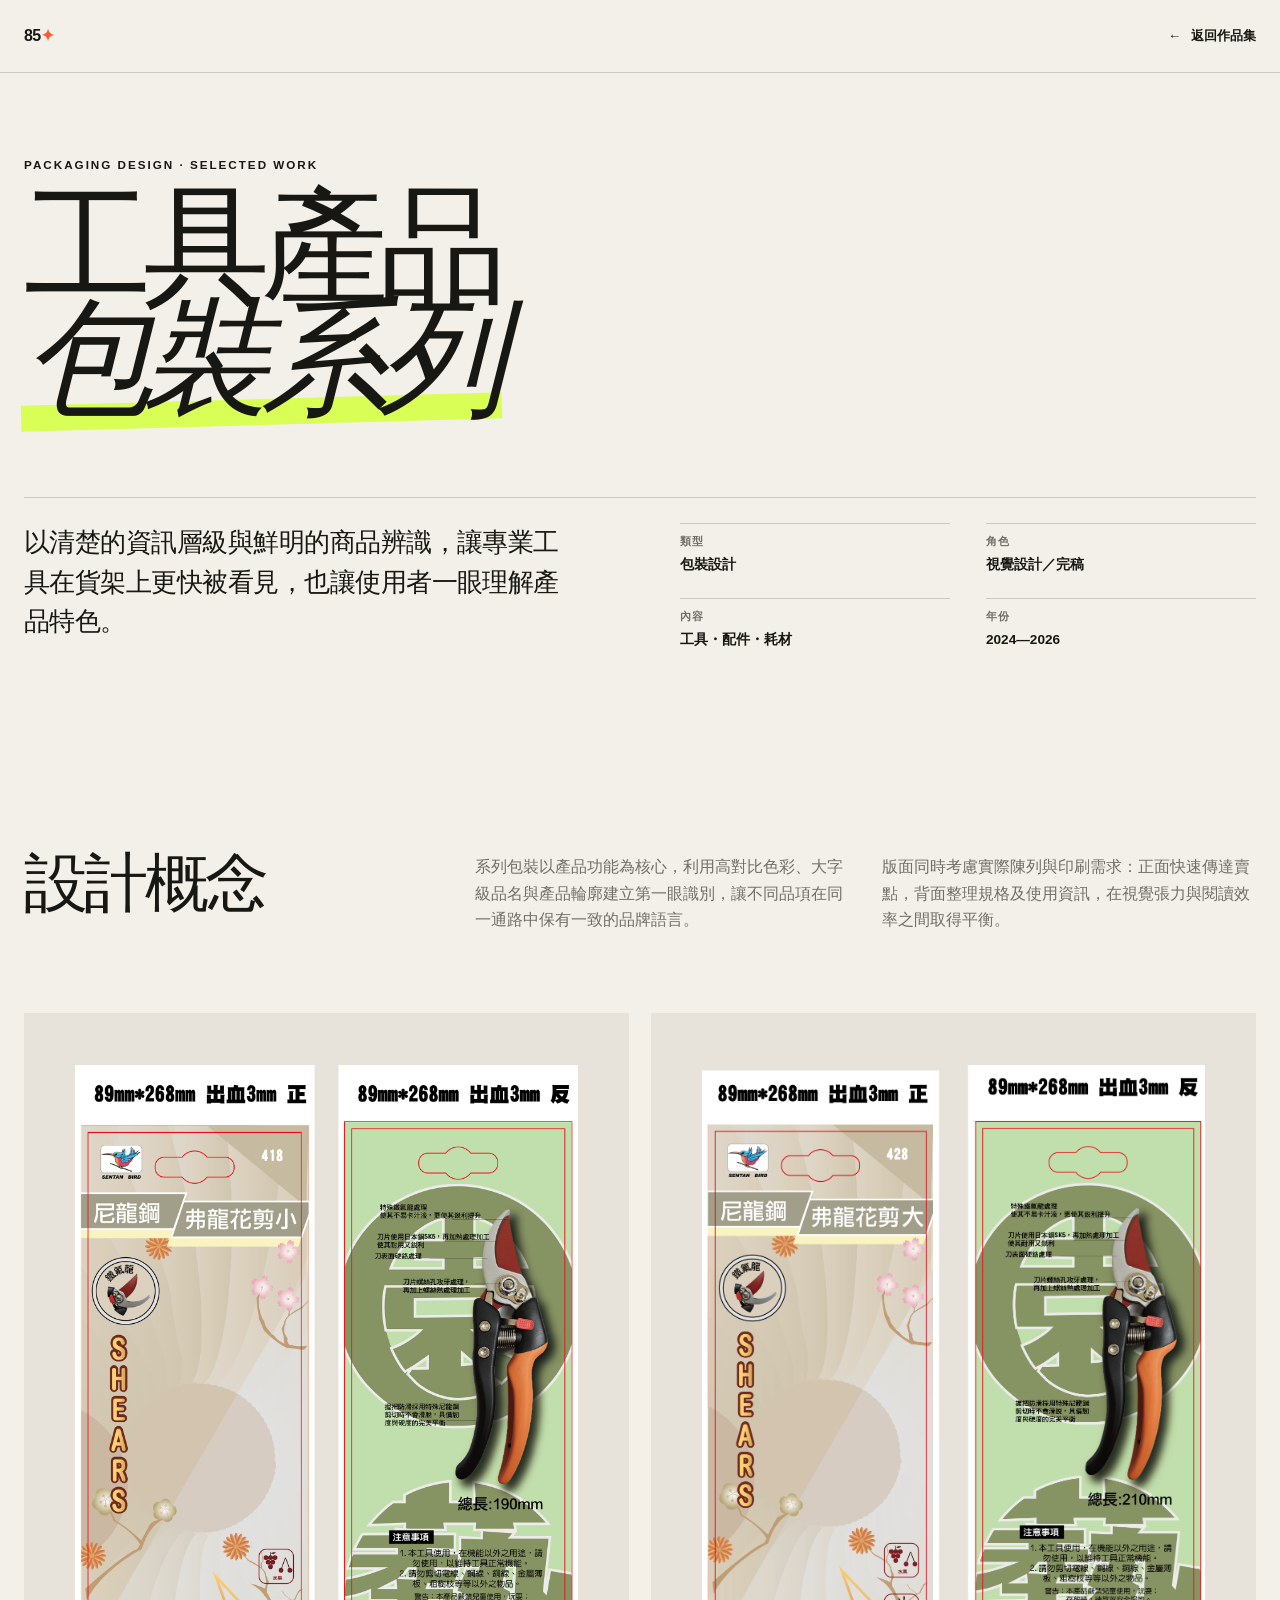
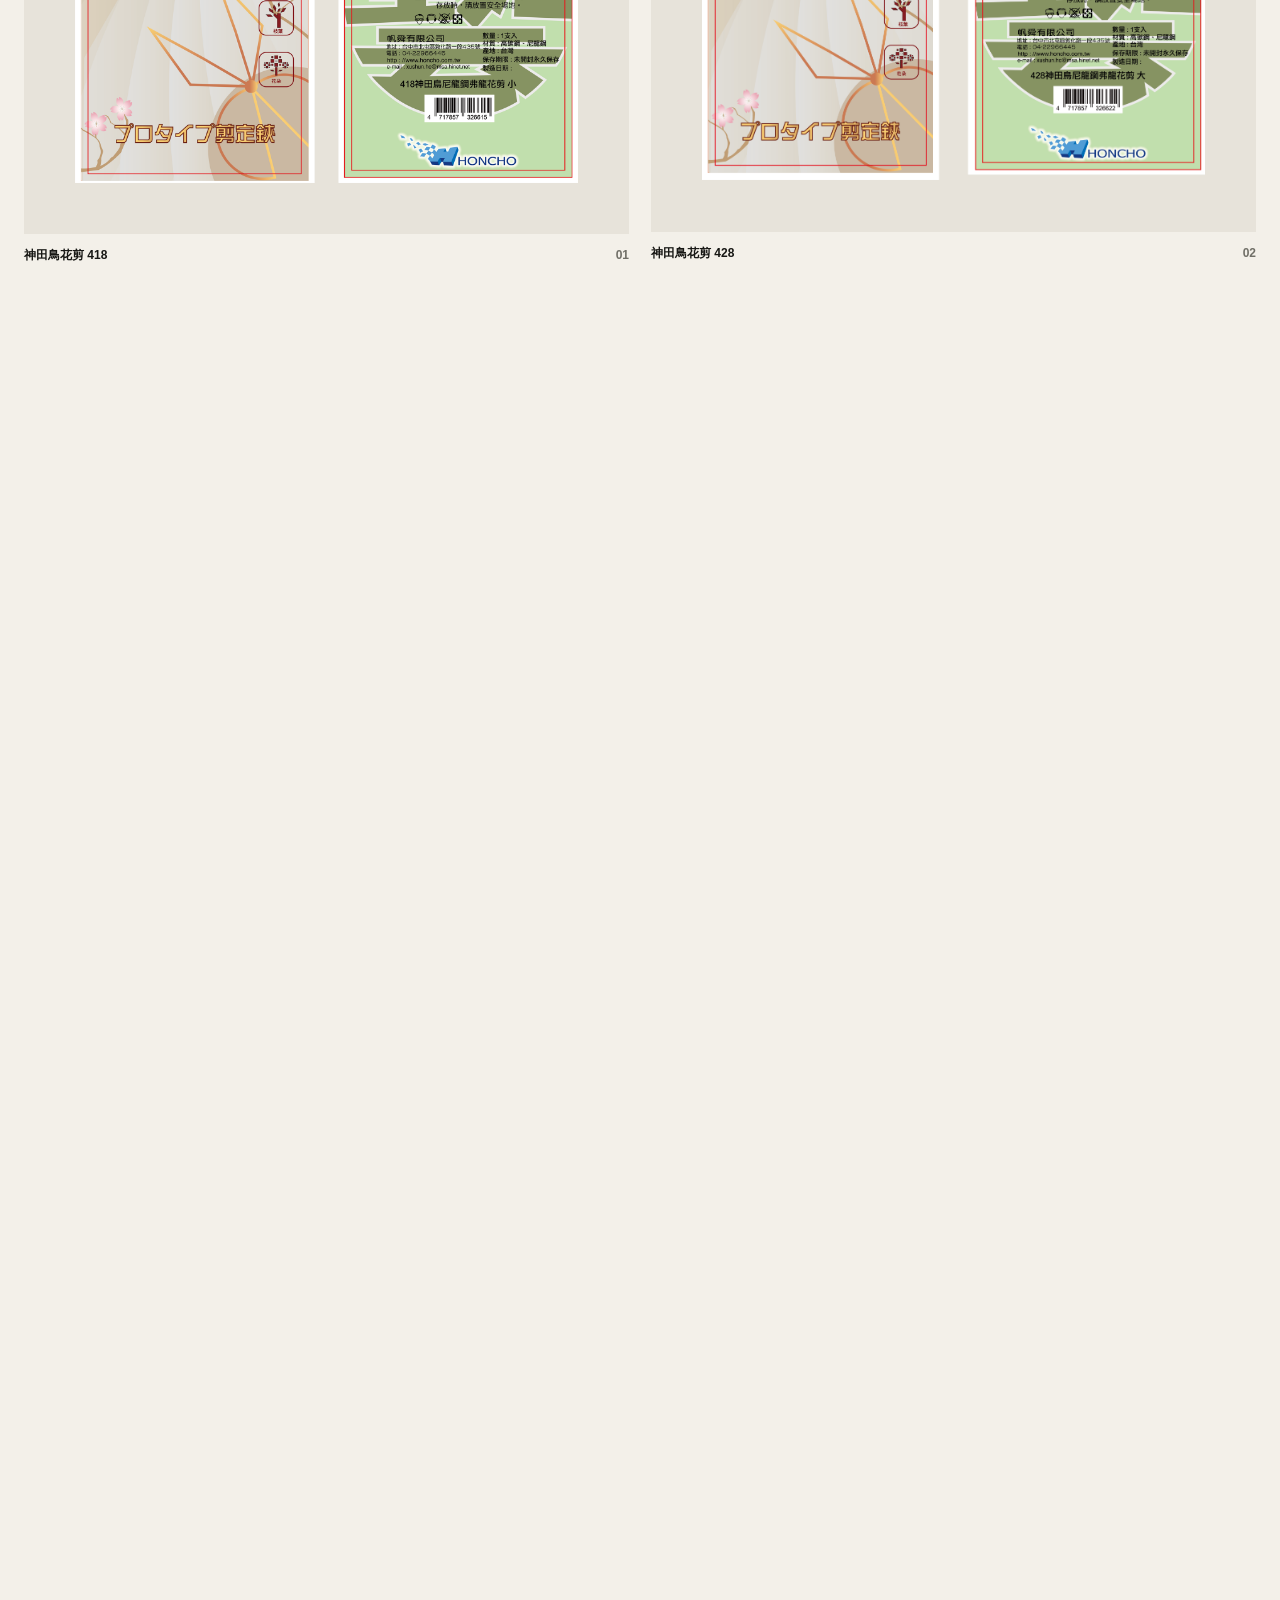
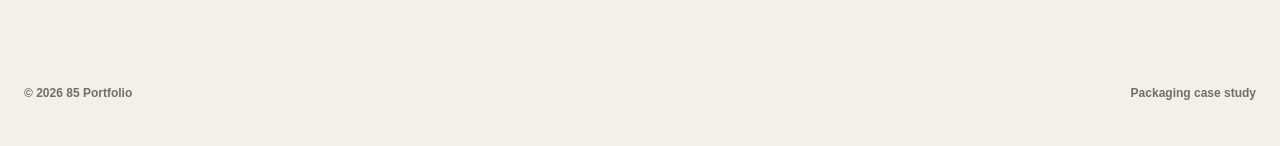
<file: Work/index.html>
<!DOCTYPE html>
<html lang="zh-Hant">
<head>
  <meta charset="UTF-8">
  <meta name="viewport" content="width=device-width, initial-scale=1.0">
  <meta name="description" content="工具產品包裝設計系列——包裝、標籤與產品視覺設計作品。">
  <title>工具產品包裝系列 — 85 Portfolio</title>
  <link rel="stylesheet" href="styles.css?v=20260918-5">
</head>
<body>
  <header>
    <nav class="container" aria-label="作品導覽">
      <a class="logo" href="../index.html">85<span>✦</span></a>
      <a class="back" href="../index.html#work"><span>←</span> 返回作品集</a>
    </nav>
  </header>

  <main>
    <section class="hero">
      <div class="container">
        <p class="eyebrow">Packaging design · Selected work</p>
        <h1>工具產品<br><em>包裝系列</em></h1>
        <div class="intro">
          <p class="intro-copy">以清楚的資訊層級與鮮明的商品辨識，讓專業工具在貨架上更快被看見，也讓使用者一眼理解產品特色。</p>
          <dl class="meta">
            <div><dt>類型</dt><dd>包裝設計</dd></div>
            <div><dt>角色</dt><dd>視覺設計／完稿</dd></div>
            <div><dt>內容</dt><dd>工具・配件・耗材</dd></div>
            <div><dt>年份</dt><dd>2024—2026</dd></div>
          </dl>
        </div>
      </div>
    </section>

    

    <section class="story">
      <div class="container story-grid reveal">
        <h2>設計概念</h2>
        <div class="story-copy">
          <p>系列包裝以產品功能為核心，利用高對比色彩、大字級品名與產品輪廓建立第一眼識別，讓不同品項在同一通路中保有一致的品牌語言。</p>
          <p>版面同時考慮實際陳列與印刷需求：正面快速傳達賣點，背面整理規格及使用資訊，在視覺張力與閱讀效率之間取得平衡。</p>
        </div>
      </div>
    </section>

    <p class="container gallery-hint" id="gallery-hint">← 左右滑動預覽作品 →</p>
    <div class="container gallery" aria-label="包裝設計作品圖集" aria-describedby="gallery-hint" tabindex="0">
      <figure class="shot fit reveal">
        <div class="image-wrap"><img src="418神田鳥尼龍鋼弗龍花剪小-web.png" alt="神田鳥 418 花剪小款包裝設計" loading="lazy"></div>
        <figcaption><span>神田鳥花剪 418</span><span>01</span></figcaption>
      </figure>
      <figure class="shot fit reveal">
        <div class="image-wrap"><img src="428神田鳥尼龍鋼弗龍花剪大.png" alt="神田鳥 428 花剪大款包裝設計" loading="lazy"></div>
        <figcaption><span>神田鳥花剪 428</span><span>02</span></figcaption>
      </figure>

      <figure class="shot wide fit reveal">
        <div class="image-wrap"><img src="手鋸.png" alt="手鋸包裝與標籤設計" loading="lazy"></div>
        <figcaption><span>手鋸系列包裝</span><span>03</span></figcaption>
      </figure>

      <figure class="shot fit reveal">
        <div class="image-wrap"><img src="刀片.png" alt="刀片產品包裝設計" loading="lazy"></div>
        <figcaption><span>替換刀片</span><span>04</span></figcaption>
      </figure>
      <figure class="shot fit reveal">
        <div class="image-wrap"><img src="剪定鋸片.png" alt="剪定鋸片包裝設計" loading="lazy"></div>
        <figcaption><span>剪定鋸片</span><span>05</span></figcaption>
      </figure>

      <figure class="shot center fit reveal">
        <div class="image-wrap"><img src="勁合鋸.png" alt="勁合鋸產品包裝設計" loading="lazy"></div>
        <figcaption><span>勁合鋸</span><span>06</span></figcaption>
      </figure>

      <figure class="shot fit reveal">
        <div class="image-wrap"><img src="大口徑電子卡式噴燈.png" alt="大口徑電子卡式噴燈包裝設計" loading="lazy"></div>
        <figcaption><span>大口徑電子卡式噴燈</span><span>07</span></figcaption>
      </figure>
      <figure class="shot fit reveal">
        <div class="image-wrap"><img src="電子卡式噴燈.png" alt="電子卡式噴燈包裝設計" loading="lazy"></div>
        <figcaption><span>電子卡式噴燈</span><span>08</span></figcaption>
      </figure>
       <figure class="shot fit reveal">
        <div class="image-wrap"><img src="防水凝膠.jpg" alt="防水凝膠包裝設計" loading="lazy"></div>
        <figcaption><span>防水凝膠</span><span>09</span></figcaption>
      </figure>
    </div>

    <section class="downloads">
      <div class="container">
        <div class="downloads-head reveal">
          <h2>更多設計稿</h2>
          <p>開啟 PDF 查看完整刀模、版面配置與包裝細節。</p>
        </div>
        <a class="download-link reveal" href="花剪.pdf" target="_blank" rel="noopener">
          <strong>花剪完整設計稿</strong><span>開啟 PDF ↗</span>
        </a>
        <a class="download-link reveal" href="單雙勾彎鋸.pdf" target="_blank" rel="noopener">
          <strong>單雙勾彎鋸完整設計稿</strong><span>開啟 PDF ↗</span>
        </a>
      </div>
    </section>

    <section class="next">
      <div class="container">
        <div class="next-card reveal">
          <p>Back to all work</p>
          <a href="../index.html#work">繼續看其他作品 →</a>
        </div>
        <footer><span>© <span id="year"></span> 85 Portfolio</span><span>Packaging case study</span></footer>
      </div>
    </section>
  </main>

  <script>
    const observer = new IntersectionObserver(entries => {
      entries.forEach(entry => {
        if (entry.isIntersecting) {
          entry.target.classList.add('visible');
          observer.unobserve(entry.target);
        }
      });
    }, { threshold: .08 });

    document.querySelectorAll('.reveal').forEach(element => observer.observe(element));
    document.getElementById('year').textContent = new Date().getFullYear();
  </script>
</body>
</html>
</file>
<file: Work/styles.css>
:root {
  --ink: #171714;
  --paper: #f3f0e9;
  --lime: #d9ff57;
  --orange: #ff5c35;
  --muted: #706f67;
  --line: rgba(23, 23, 20, .18);
  --max: 1240px;
}

* { box-sizing: border-box; }
html { width: 100%; max-width: 100%; overflow-x: hidden; scroll-behavior: smooth; }
body {
  width: 100%;
  max-width: 100%;
  overflow-x: hidden;
  margin: 0;
  color: var(--ink);
  background: var(--paper);
  font-family: Inter, "Noto Sans TC", "PingFang TC", "Microsoft JhengHei", sans-serif;
  line-height: 1.65;
}
img { display: block; max-width: 100%; }
a { color: inherit; text-decoration: none; }
::selection { color: var(--ink); background: var(--lime); }
main { width: 100%; max-width: 100%; overflow-x: clip; }
.container { width: min(calc(100% - 48px), var(--max)); margin-inline: auto; }

header {
  position: fixed;
  inset: 0 0 auto;
  z-index: 20;
  border-bottom: 1px solid var(--line);
  background: rgba(243, 240, 233, .88);
  backdrop-filter: blur(16px);
}
nav { height: 72px; display: flex; align-items: center; justify-content: space-between; }
.logo { font-weight: 900; letter-spacing: -.04em; }
.logo span { color: var(--orange); }
.back { display: inline-flex; align-items: center; gap: 10px; font-size: .82rem; font-weight: 800; }
.back span { transition: transform .2s ease; }
.back:hover span { transform: translateX(-5px); }

.hero { padding: 155px 0 78px; }
.eyebrow { margin: 0 0 18px; font-size: .73rem; font-weight: 850; letter-spacing: .17em; text-transform: uppercase; }
h1 {
  max-width: 1050px;
  margin: 0;
  font: 400 clamp(4rem, 10vw, 9rem)/.87 Georgia, "Noto Serif TC", serif;
  letter-spacing: -.075em;
}
h1 em { position: relative; z-index: 0; font-weight: 400; }
h1 em::after { content: ""; position: absolute; z-index: -1; left: -.02em; right: -.04em; bottom: .04em; height: .2em; background: var(--lime); transform: rotate(-1.6deg); }
.intro {
  display: grid;
  grid-template-columns: 1fr 1fr;
  gap: 80px;
  margin-top: 82px;
  padding-top: 25px;
  border-top: 1px solid var(--line);
}
.intro-copy { max-width: 560px; margin: 0; font-size: clamp(1.15rem, 2.1vw, 1.65rem); line-height: 1.5; letter-spacing: -.02em; }
.meta { display: grid; grid-template-columns: repeat(2, 1fr); gap: 22px 36px; margin: 0; }
.meta div { border-top: 1px solid var(--line); padding-top: 9px; }
.meta dt { color: var(--muted); font-size: .67rem; font-weight: 800; letter-spacing: .12em; text-transform: uppercase; }
.meta dd { margin: 3px 0 0; font-size: .85rem; font-weight: 700; }

.cover { overflow: hidden; background: #dedbd3; }
.cover img { width: 100%; max-height: 76vh; object-fit: cover; object-position: center; }

.story { padding: 125px 0 80px; }
.story-grid { display: grid; grid-template-columns: 1fr 2fr; gap: 60px; }
.story h2 { margin: 0; font: 400 clamp(2.7rem, 5vw, 5rem)/.95 Georgia, "Noto Serif TC", serif; letter-spacing: -.055em; }
.story-copy { display: grid; grid-template-columns: 1fr 1fr; gap: 34px; }
.story-copy p { margin: 0; color: var(--muted); }

.gallery { display: grid; grid-template-columns: repeat(12, 1fr); gap: 22px; padding-bottom: 120px; }
.gallery-hint { display: none; }
.shot { grid-column: span 6; margin: 0 0 26px; }
.shot.wide { grid-column: 1 / -1; }
.shot.center { grid-column: 3 / span 8; }
.image-wrap { display: grid; place-items: center; overflow: hidden; min-height: 300px; background: #e7e3da; }
.shot img { width: 100%; height: auto; transition: transform .6s cubic-bezier(.2,.7,.2,1); }
.shot:hover img { transform: scale(1.012); }
.shot.fit .image-wrap { padding: clamp(20px, 4vw, 64px); }
.shot.fit img { max-height: 720px; width: auto; object-fit: contain; }
figcaption { display: flex; justify-content: space-between; gap: 20px; padding-top: 12px; color: var(--muted); font-size: .75rem; font-weight: 700; }
figcaption span:first-child { color: var(--ink); }

.downloads { padding: 92px 0; color: var(--paper); background: var(--ink); }
.downloads-head { display: flex; justify-content: space-between; align-items: end; gap: 30px; margin-bottom: 42px; }
.downloads h2 { margin: 0; font: 400 clamp(2.7rem, 5vw, 5rem)/1 Georgia, "Noto Serif TC", serif; letter-spacing: -.05em; }
.downloads p { max-width: 390px; margin: 0; color: #aaa89f; font-size: .88rem; }
.download-link { display: grid; grid-template-columns: 1fr auto; align-items: center; gap: 20px; padding: 23px 0; border-top: 1px solid rgba(255,255,255,.2); }
.download-link:last-child { border-bottom: 1px solid rgba(255,255,255,.2); }
.download-link strong { font: 400 1.35rem/1.2 Georgia, "Noto Serif TC", serif; }
.download-link span { color: var(--lime); font-size: .75rem; font-weight: 850; letter-spacing: .1em; text-transform: uppercase; }

.next { padding: 110px 0 42px; }
.next-card { padding: clamp(35px, 7vw, 85px); background: var(--lime); }
.next-card p { margin: 0 0 12px; font-size: .74rem; font-weight: 850; letter-spacing: .16em; text-transform: uppercase; }
.next-card a { display: inline-block; font: 400 clamp(2.8rem, 7vw, 6.5rem)/.95 Georgia, "Noto Serif TC", serif; letter-spacing: -.055em; }
.next-card a:hover { font-style: italic; }
footer { display: flex; justify-content: space-between; gap: 20px; padding: 27px 0 0; color: var(--muted); font-size: .75rem; font-weight: 700; }

.reveal { opacity: 0; transform: translateY(22px); transition: opacity .7s ease, transform .7s ease; }
.reveal.visible { opacity: 1; transform: none; }

@media (max-width: 760px) {
  .container { width: min(calc(100% - 30px), var(--max)); }
  nav { height: 64px; }
  .hero { padding: 120px 0 60px; }
  h1 { max-width: 100%; font-size: min(17vw, 6rem); overflow-wrap: anywhere; }
  .intro, .story-grid, .story-copy { grid-template-columns: 1fr; }
  .intro { gap: 42px; margin-top: 56px; }
  .story { padding: 82px 0 55px; }
  .story-grid { gap: 35px; }
  .gallery-hint {
    display: block;
    margin-top: 0;
    margin-bottom: 14px;
    color: var(--muted);
    font-size: .76rem;
    font-weight: 700;
    letter-spacing: .08em;
  }
  .gallery {
    display: flex;
    gap: 14px;
    overflow-x: auto;
    overflow-y: hidden;
    scroll-snap-type: x mandatory;
    scroll-padding-inline: 0;
    overscroll-behavior-inline: contain;
    -webkit-overflow-scrolling: touch;
    scrollbar-width: none;
    touch-action: pan-x pan-y;
    padding-bottom: 80px;
  }
  .gallery::-webkit-scrollbar { display: none; }
  .gallery:focus-visible { outline: 2px solid var(--ink); outline-offset: 5px; }
  .shot, .shot.wide, .shot.center {
    flex: 0 0 min(84vw, 420px);
    width: min(84vw, 420px);
    margin-bottom: 0;
    scroll-snap-align: start;
    scroll-snap-stop: always;
  }
  .shot.fit .image-wrap { padding: 18px; }
  .downloads-head { display: block; }
  .downloads-head p { margin-top: 18px; }
  .download-link { grid-template-columns: minmax(0, 1fr) auto; }
  .download-link strong { overflow-wrap: anywhere; }
  footer { flex-direction: column; }
}

@media (prefers-reduced-motion: reduce) {
  html { scroll-behavior: auto; }
  *, *::before, *::after { transition-duration: .01ms !important; }
  .reveal { opacity: 1; transform: none; }
}
</file>
